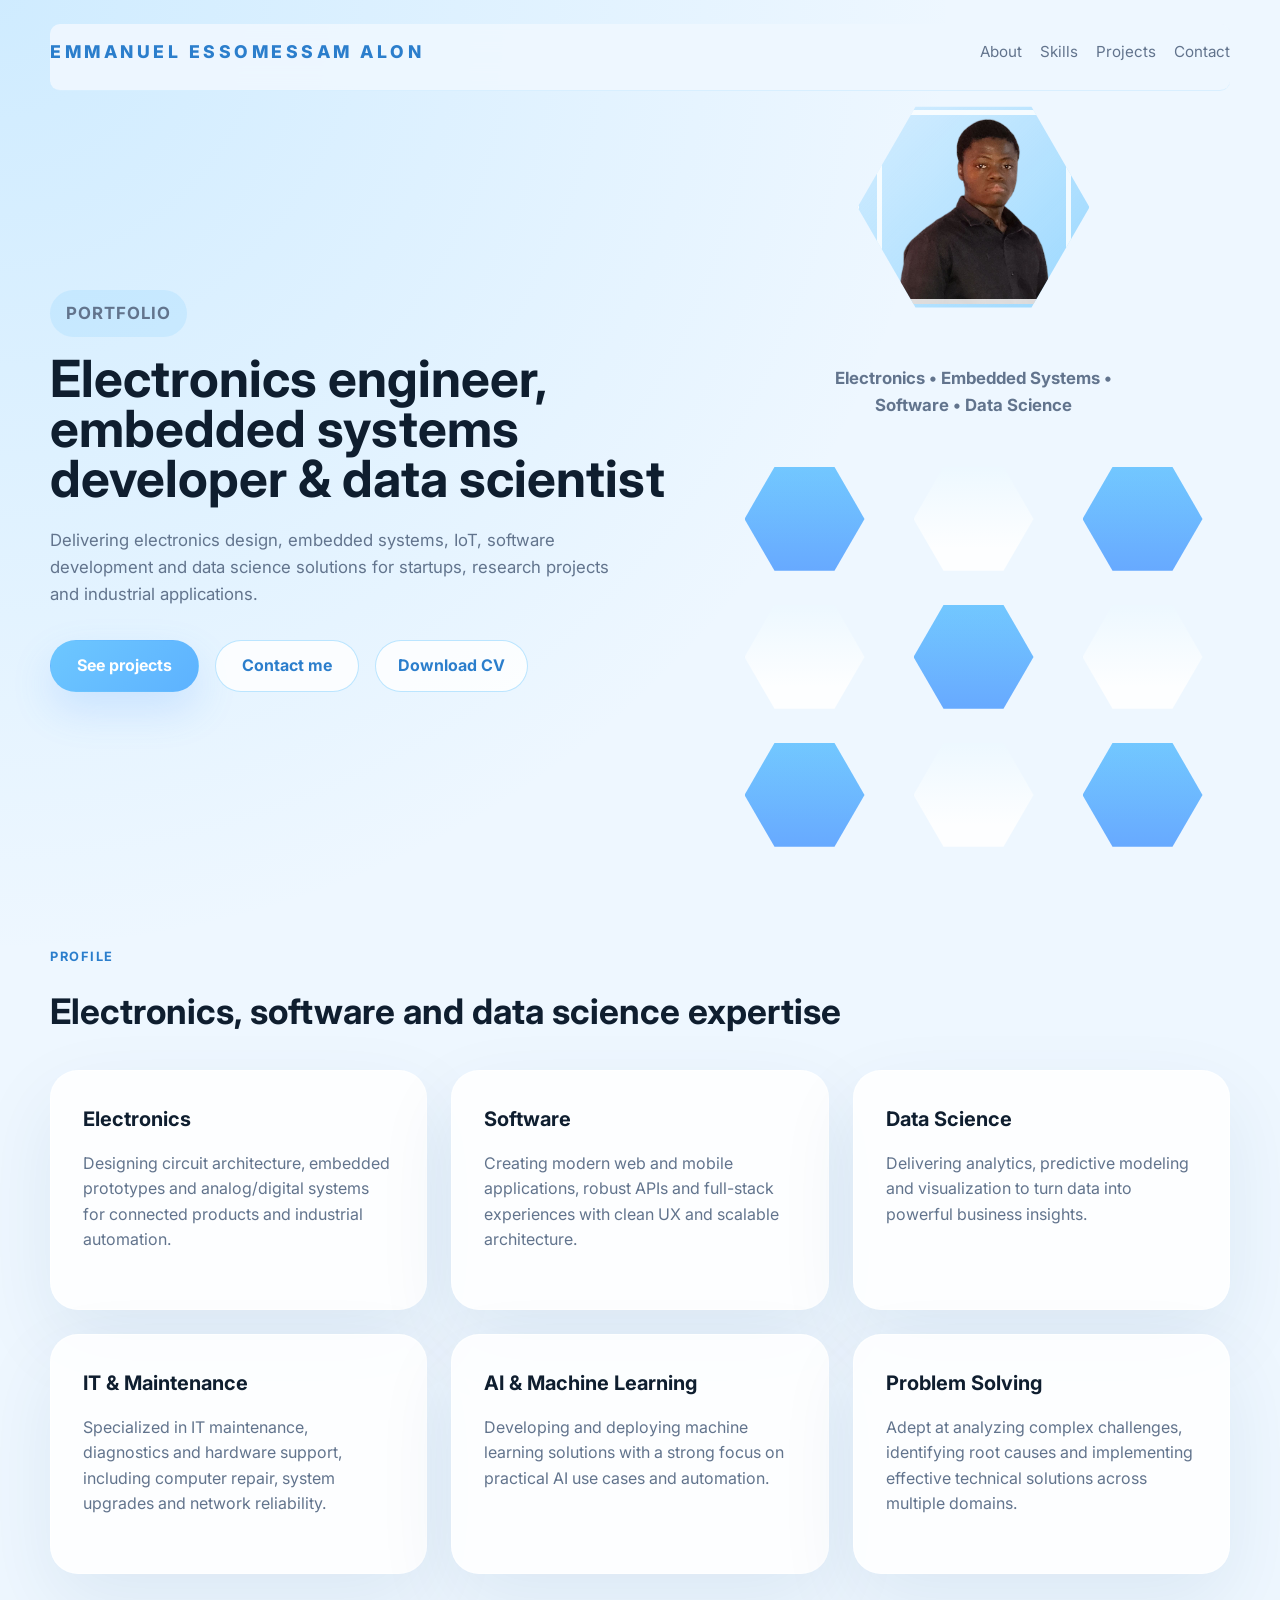
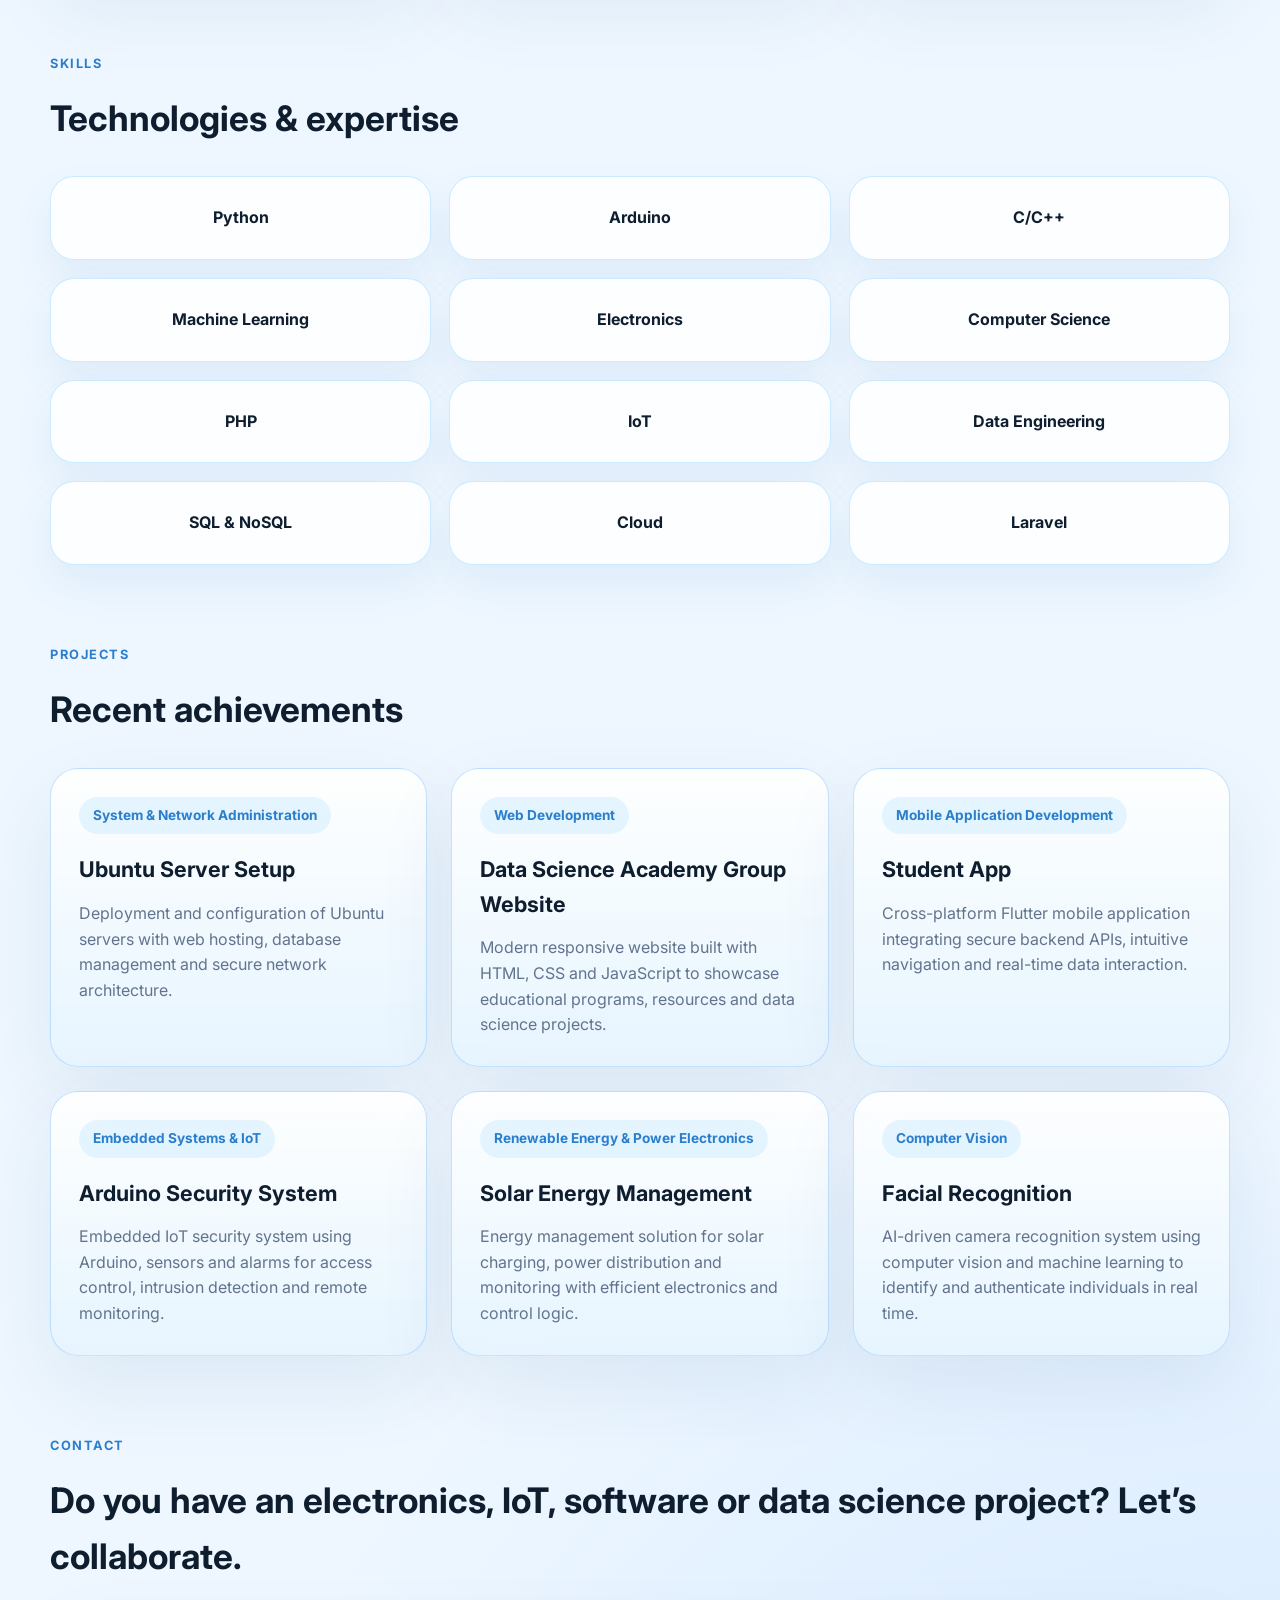
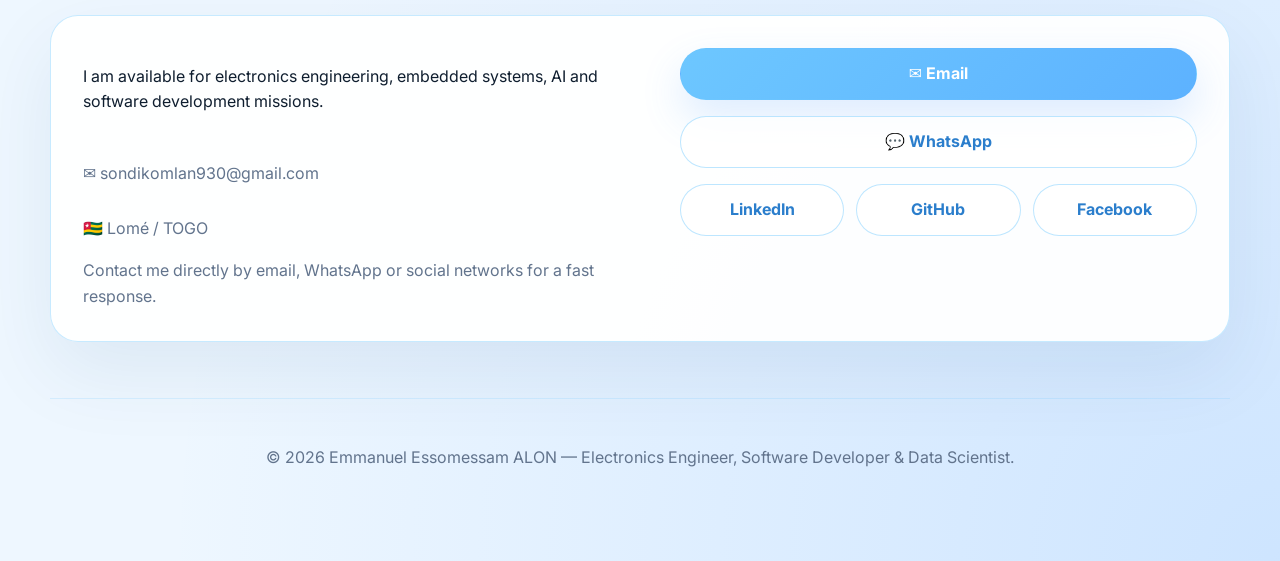
<file: index.html>
<!DOCTYPE html>
<html lang="en">
<head>
  <meta charset="UTF-8" />
  <meta name="viewport" content="width=device-width, initial-scale=1.0" />
  <title>Emmanuel Essomessam ALON | Electronics Engineer, Embedded Systems & Data Science</title>
  <meta name="description" content="Portfolio of Emmanuel Essomessam ALON — electronics engineer, embedded systems developer, software engineer and data scientist delivering AI, IoT and software solutions." />
  <meta name="keywords" content="electronics engineer, embedded systems, IoT, AI engineer, software developer, data scientist, machine learning, portfolio" />
  <meta name="author" content="Emmanuel Essomessam ALON" />
  <meta name="robots" content="index, follow" />
  <link rel="canonical" href="https://alon_portfolio.dsagapp.duckdns.org/" />
  <link rel="icon" type="image/png" sizes="32x32" href="assets/favicon.png" />
  <link rel="apple-touch-icon" sizes="180x180" href="assets/favicon.png" />
  <meta property="og:title" content="Emmanuel Essomessam ALON Portfolio" />
  <meta property="og:description" content="Electronics engineer, software developer and data scientist." />
  <meta property="og:type" content="website" />
  <meta property="og:url" content="https://alon_portfolio.dsagapp.duckdns.org" />
  <meta property="og:image" content="https://alon_portfolio.dsagapp.duckdns.org/assets/profile.png" />
  <script type="application/ld+json">
  {
    "@context": "https://schema.org",
    "@type": "Person",
    "name": "Emmanuel Essomessam ALON",
    "url": "https://alon_portfolio.dsagapp.duckdns.org",
    "image": "https://alon_portfolio.dsagapp.duckdns.org/assets/profile.png",
    "jobTitle": "Electronics Engineer",
    "worksFor": {
      "@type": "Organization",
      "name": "Freelance"
    },
    "sameAs": [
      "https://github.com/ALON940",
      "https://www.linkedin.com/in/komlan-sondi-41ba12397/"
    ]
  }
  </script>
  <link rel="preconnect" href="https://fonts.googleapis.com" />
  <link rel="preconnect" href="https://fonts.gstatic.com" crossorigin />
  <link href="https://fonts.googleapis.com/css2?family=Inter:wght@400;500;600;700;800&display=swap" rel="stylesheet" />
  <link rel="stylesheet" href="styles.css" />
</head>
<body>
  <div class="page-shell">
    <header class="topbar">
      <div class="brand">Emmanuel Essomessam ALON</div>
      <nav class="nav-links">
        <a href="#about">About</a>
        <a href="#skills">Skills</a>
        <a href="#projects">Projects</a>
        <a href="#contact">Contact</a>
      </nav>
    </header>

    <section class="hero" id="home">
      <div class="hero-copy">
        <p class="eyebrow">Portfolio</p>
        <h1>Electronics engineer, embedded systems developer & data scientist</h1>
        <p>Delivering electronics design, embedded systems, IoT, software development and data science solutions for startups, research projects and industrial applications.</p>
        <div class="hero-actions">
          <a class="button primary" href="#projects">See projects</a>
          <a class="button secondary" href="#contact">Contact me</a>
          <a id="downloadCvBtn" class="button secondary download-btn" href="assets/cv.pdf" download>Download CV</a>
        </div>
      </div>
      <div class="hero-visual">
        <div class="profile-card">
          <div class="profile-hex">
            <div id="profileImage" class="hex-image" style="background-image: url('assets/profile.png');"></div>
          </div>
          <div class="profile-copy">
            <p class="profile-role">Electronics • Embedded Systems • Software • Data Science</p>
          </div>
        </div>
        <div class="hive-grid">
          <div class="hexagon accent"></div>
          <div class="hexagon"></div>
          <div class="hexagon accent"></div>
          <div class="hexagon"></div>
          <div class="hexagon accent"></div>
          <div class="hexagon"></div>
          <div class="hexagon accent"></div>
          <div class="hexagon"></div>
          <div class="hexagon accent"></div>
        </div>
      </div>
    </section>

    <section class="section cards" id="about">
      <div class="section-head">
        <span class="section-tag">Profile</span>
        <h2>Electronics, software and data science expertise</h2>
      </div>
      <div class="card-grid">
        <article class="info-card">
          <h3>Electronics</h3>
          <p>Designing circuit architecture, embedded prototypes and analog/digital systems for connected products and industrial automation.</p>
        </article>
        <article class="info-card">
          <h3>Software</h3>
          <p>Creating modern web and mobile applications, robust APIs and full-stack experiences with clean UX and scalable architecture.</p>
        </article>
        <article class="info-card">
          <h3>Data Science</h3>
          <p>Delivering analytics, predictive modeling and visualization to turn data into powerful business insights.</p>
        </article>
        <article class="info-card">
          <h3>IT & Maintenance</h3>
          <p>Specialized in IT maintenance, diagnostics and hardware support, including computer repair, system upgrades and network reliability.</p>
        </article>
        <article class="info-card">
          <h3>AI & Machine Learning</h3>
          <p>Developing and deploying machine learning solutions with a strong focus on practical AI use cases and automation.</p>
        </article>
        <article class="info-card">
          <h3>Problem Solving</h3>
          <p>Adept at analyzing complex challenges, identifying root causes and implementing effective technical solutions across multiple domains.</p>
        </article>
      </div>
    </section>

    <section class="section" id="skills">
      <div class="section-head">
        <span class="section-tag">Skills</span>
        <h2>Technologies & expertise</h2>
      </div>
      <div class="skill-hive">
        <div class="skill-hex">Python</div>
        <div class="skill-hex">Arduino</div>
        <div class="skill-hex">C/C++</div>
        <div class="skill-hex">Machine Learning</div>
        <div class="skill-hex">Electronics</div>
        <div class="skill-hex">Computer Science</div>
        <div class="skill-hex">PHP</div>
        <div class="skill-hex">IoT</div>
        <div class="skill-hex">Data Engineering</div>
        <div class="skill-hex">SQL & NoSQL</div>
        <div class="skill-hex">Cloud</div>
        <div class="skill-hex">Laravel</div>
      </div>
    </section>

    <section class="section projects" id="projects">
      <div class="section-head">
        <span class="section-tag">Projects</span>
        <h2>Recent achievements</h2>
      </div>
      <div class="project-grid">
  <article class="project-card">
    <span class="project-label">System & Network Administration</span>
    <h3>Ubuntu Server Setup</h3>
    <p>Deployment and configuration of Ubuntu servers with web hosting, database management and secure network architecture.</p>
  </article>

  <article class="project-card">
    <span class="project-label">Web Development</span>
    <h3>Data Science Academy Group Website</h3>
    <p>Modern responsive website built with HTML, CSS and JavaScript to showcase educational programs, resources and data science projects.</p>
  </article>

  <article class="project-card">
    <span class="project-label">Mobile Application Development</span>
    <h3>Student App</h3>
    <p>Cross-platform Flutter mobile application integrating secure backend APIs, intuitive navigation and real-time data interaction.</p>
  </article>

  <article class="project-card">
    <span class="project-label">Embedded Systems & IoT</span>
    <h3>Arduino Security System</h3>
    <p>Embedded IoT security system using Arduino, sensors and alarms for access control, intrusion detection and remote monitoring.</p>
  </article>

  <article class="project-card">
    <span class="project-label">Renewable Energy & Power Electronics</span>
    <h3>Solar Energy Management</h3>
    <p>Energy management solution for solar charging, power distribution and monitoring with efficient electronics and control logic.</p>
  </article>

  <article class="project-card">
    <span class="project-label">Computer Vision</span>
    <h3>Facial Recognition</h3>
    <p>AI-driven camera recognition system using computer vision and machine learning to identify and authenticate individuals in real time.</p>
  </article>
</div>

    </section>

    <section class="section contact" id="contact">
      <div class="section-head">
        <span class="section-tag">Contact</span>
        <h2>Do you have an electronics, IoT, software or data science project? Let’s collaborate.</h2>
      </div>
      <div class="contact-panel">
        <div class="contact-info">
          <p>I am available for electronics engineering, embedded systems, AI and software development missions.</p>
          <p class="contact-detail">✉️ <a href="mailto:sondikomlan930@gmail.com">sondikomlan930@gmail.com</a></p>
          <p class="contact-detail">🇹🇬 Lomé / TOGO</p>
          <p class="contact-tip">Contact me directly by email, WhatsApp or social networks for a fast response.</p>
        </div>
        <div class="contact-actions">
          <a class="button primary" href="mailto:sondikomlan930@gmail.com">✉️ Email</a>
          <a class="button secondary" href="https://wa.me/22870389566?text=Bonjour%20Emmanuel%2C%20je%20voudrais%20discuter%20d'un%20projet" target="_blank" rel="noreferrer noopener">💬 WhatsApp</a>
          <div class="social-links">
            <a class="button secondary" href="https://www.linkedin.com/in/komlan-sondi-41ba12397/" target="_blank" rel="noreferrer noopener">LinkedIn</a>
            <a class="button secondary" href="https://github.com/ALON940" target="_blank" rel="noreferrer noopener">GitHub</a>
            <a class="button secondary" href="https://web.facebook.com/profile.php?id=61587472871070" target="_blank" rel="noreferrer noopener">Facebook</a>
          </div>
        </div>
      </div>
    </section>

    <footer class="site-footer">
      <p>© 2026 Emmanuel Essomessam ALON — Electronics Engineer, Software Developer & Data Scientist.</p>
    </footer>
  </div>
  <script src="script.js"></script>
</body>
</html>
</file>
<file: styles.css>
:root {
  color-scheme: light;
  --bg: #eef7ff;
  --surface: rgba(255, 255, 255, 0.86);
  --surface-strong: rgba(255, 255, 255, 0.96);
  --text: #0f1e2f;
  --muted: #62748d;
  --accent: #6dc7ff;
  --accent-dark: #2b7ecc;
  --shadow: 0 30px 80px rgba(18, 63, 116, 0.08);
  --radius: 28px;
}

* {
  box-sizing: border-box;
}

html, body {
  margin: 0;
  min-height: 100%;
  font-family: 'Inter', system-ui, sans-serif;
  background: radial-gradient(circle at top left, rgba(109, 199, 255, 0.24), transparent 24%),
              radial-gradient(circle at bottom right, rgba(59, 146, 255, 0.18), transparent 28%),
              var(--bg);
  color: var(--text);
}

body {
  line-height: 1.6;
}

img {
  max-width: 100%;
  display: block;
}

a {
  color: inherit;
  text-decoration: none;
}

.page-shell {
  width: min(1180px, calc(100% - 32px));
  margin: 0 auto;
  padding: 24px 0 64px;
}

.topbar {
  position: sticky;
  top: 0;
  z-index: 20;
  display: flex;
  justify-content: space-between;
  align-items: center;
  gap: 20px;
  padding: 14px 0 24px;
  background: rgba(238, 247, 255, 0.94);
  backdrop-filter: blur(14px);
  border-bottom: 1px solid rgba(109, 199, 255, 0.16);
  border-radius: 10px;
}

.brand {
  font-weight: 800;
  font-size: 1.1rem;
  letter-spacing: 0.2em;
  text-transform: uppercase;
  color: var(--accent-dark);
}

.nav-links {
  display: flex;
  flex-wrap: wrap;
  gap: 18px;
  font-size: 0.95rem;
}

.nav-links a {
  color: var(--muted);
}

.hero {
  display: grid;
  grid-template-columns: 1.1fr 0.9fr;
  gap: 40px;
  align-items: center;
  margin-bottom: 60px;
}

.hero-copy {
  max-width: 620px;
}

.eyebrow {
  display: inline-block;
  margin: 0 0 16px;
  padding: 10px 16px;
  border-radius: 999px;
  background: rgba(109, 199, 255, 0.18);
  color: var(--accent-dark);
  font-weight: 700;
  letter-spacing: 0.06em;
  text-transform: uppercase;
  font-size: 0.8rem;
}

.hero h1 {
  margin: 0;
  font-size: clamp(2.8rem, 4vw, 5rem);
  line-height: 0.98;
}

.hero p {
  max-width: 560px;
  color: var(--muted);
  margin-top: 24px;
  font-size: 1.05rem;
}

.hero-actions {
  display: flex;
  flex-wrap: wrap;
  gap: 16px;
  margin-top: 32px;
}

.button {
  display: inline-flex;
  align-items: center;
  justify-content: center;
  min-height: 52px;
  padding: 0 26px;
  border-radius: 999px;
  border: 1px solid transparent;
  font-weight: 700;
  transition: transform 0.25s ease, box-shadow 0.25s ease, background 0.25s ease;
}

.button:hover {
  transform: translateY(-2px);
}

.primary {
  background: linear-gradient(135deg, var(--accent), #5db2ff);
  color: white;
  box-shadow: 0 18px 40px rgba(72, 150, 255, 0.18);
}

.secondary {
  color: var(--accent-dark);
  background: rgba(255, 255, 255, 0.82);
  border-color: rgba(109, 199, 255, 0.45);
}

.hero-visual {
  position: relative;
  min-height: 520px;
  display: grid;
  grid-template-columns: 1fr;
  gap: 28px;
  align-items: center;
}

.profile-card {
  display: grid;
  gap: 18px;
  justify-items: center;
  text-align: center;
}

.contact-panel {
  display: grid;
  grid-template-columns: 1.1fr 1fr;
  gap: 28px;
  align-items: flex-start;
  padding: 32px;
  border-radius: var(--radius);
  background: rgba(255, 255, 255, 0.94);
  box-shadow: var(--shadow);
  border: 1px solid rgba(109, 199, 255, 0.38);
}

.contact-info {
  display: grid;
  gap: 16px;
}

.contact-actions {
  display: grid;
  gap: 16px;
}

.contact-actions .button {
  width: 100%;
}

.social-links {
  display: grid;
  grid-template-columns: repeat(3, minmax(0, 1fr));
  gap: 12px;
}

.contact-tip {
  margin: 0;
  color: var(--muted);
}

.visit-summary {
  margin-top: 8px;
  color: var(--muted);
  font-size: 0.95rem;
}

.contact-form {
  display: grid;
  gap: 16px;
}

.contact-form label {
  display: grid;
  gap: 10px;
  font-weight: 600;
  color: var(--text);
}

.contact-form input,
.contact-form textarea {
  width: 100%;
  min-width: 0;
  border: 1px solid rgba(109, 199, 255, 0.35);
  background: rgba(255, 255, 255, 0.95);
  border-radius: 18px;
  padding: 16px 18px;
  color: var(--text);
  font: inherit;
  transition: border-color 0.2s ease, box-shadow 0.2s ease;
}

.contact-form input:focus,
.contact-form textarea:focus {
  outline: none;
  border-color: var(--accent-dark);
  box-shadow: 0 0 0 4px rgba(109, 199, 255, 0.16);
}

.form-status {
  margin: 0;
  color: var(--accent-dark);
  font-size: 0.95rem;
  min-height: 1.4em;
}

.site-footer {
  margin-top: 56px;
  padding: 30px 0 10px;
  border-top: 1px solid rgba(109, 199, 255, 0.2);
  color: var(--muted);
  display: grid;
  gap: 8px;
  text-align: center;
}

/*modifier la taille du profil*/
.profile-hex {
  width: 232px;
  aspect-ratio: 1 / 1;
  background: linear-gradient(135deg, rgba(109, 199, 255, 0.18), rgba(107, 199, 255, 0.65));
  box-shadow: var(--shadow);
  clip-path: polygon(25% 6.7%, 75% 6.7%, 100% 50%, 75% 93.3%, 25% 93.3%, 0% 50%);
  display: grid;
  place-items: center;
  padding: 18px;
  border: 1px solid rgba(255, 255, 255, 0.9);
  position: relative;
}

.hex-image {
  width: 100%;
  height: 100%;
  border-radius: 22px;
  background: radial-gradient(circle at top, rgba(109, 199, 255, 0.85), rgba(57, 116, 212, 0.35));
  background-size: cover;
  background-position: center;
  position: relative;
  border: 5px solid rgba(255, 255, 255, 0.84);
}

.hex-image.image-loaded {
  box-shadow: inset 0 0 0 1px rgba(255, 255, 255, 0.45);
}

.profile-copy {
  max-width: 280px;
}

.profile-role {
  margin: 0;
  font-size: 1rem;
  font-weight: 700;
  color: var(--accent-dark);
}

.profile-meta {
  margin: 10px 0 0;
  color: var(--muted);
  font-size: 0.96rem;
  line-height: 1.5;
}

.hive-grid {
  display: grid;
  grid-template-columns: repeat(3, 1fr);
  gap: 18px;
  justify-items: center;
  align-items: center;
  padding: 12px;
}

.button.secondary.download-btn {
  padding-left: 22px;
  padding-right: 22px;
}

.hexagon {
  width: 120px;
  aspect-ratio: 1 / 1;
  background: rgba(255, 255, 255, 0.88);
  box-shadow: var(--shadow);
  clip-path: polygon(25% 6.7%, 75% 6.7%, 100% 50%, 75% 93.3%, 25% 93.3%, 0% 50%);
  position: relative;
  transition: transform 0.3s ease, background 0.3s ease;
}

.hexagon::before {
  content: '';
  position: absolute;
  inset: 0;
  background: linear-gradient(180deg, rgba(109, 199, 255, 0.12), transparent 75%);
  border-radius: 24px;
}

.hexagon.accent {
  background: linear-gradient(180deg, rgba(109, 199, 255, 0.95), rgba(80, 154, 255, 0.86));
}

.hexagon:hover {
  transform: translateY(-10px);
}

.section {
  margin-top: 80px;
}

.section-head {
  display: grid;
  gap: 16px;
  margin-bottom: 30px;
}

.section-tag {
  color: var(--accent-dark);
  font-weight: 700;
  text-transform: uppercase;
  letter-spacing: 0.12em;
  font-size: 0.8rem;
}

.section h2 {
  margin: 0;
  font-size: clamp(2rem, 2.75vw, 3rem);
}

.cards .card-grid {
  display: grid;
  grid-template-columns: repeat(3, minmax(240px, 1fr));
  gap: 24px;
}

.info-card {
  padding: 32px;
  border-radius: var(--radius);
  background: var(--surface);
  box-shadow: var(--shadow);
  border: 1px solid rgba(255, 255, 255, 0.66);
  min-height: 240px;
}

.info-card h3 {
  margin: 0 0 16px;
  font-size: 1.25rem;
}

.info-card p {
  margin: 0;
  color: var(--muted);
}

.skill-hive {
  display: grid;
  grid-template-columns: repeat(3, minmax(110px, 1fr));
  gap: 18px;
}

.skill-hex {
  padding: 28px 16px;
  border-radius: 24px;
  background: rgba(255, 255, 255, 0.88);
  border: 1px solid rgba(109, 199, 255, 0.35);
  text-align: center;
  font-weight: 700;
  box-shadow: 0 20px 40px rgba(39, 98, 180, 0.08);
}

.project-grid {
  display: grid;
  grid-template-columns: repeat(3, minmax(260px, 1fr));
  gap: 24px;
}

.project-card {
  padding: 28px;
  border-radius: var(--radius);
  background: linear-gradient(180deg, rgba(255, 255, 255, 0.92), rgba(230, 244, 255, 0.95));
  box-shadow: var(--shadow);
  border: 1px solid rgba(142, 200, 255, 0.5);
}

.project-label {
  display: inline-flex;
  padding: 8px 14px;
  border-radius: 999px;
  background: rgba(109, 199, 255, 0.16);
  color: var(--accent-dark);
  font-size: 0.85rem;
  font-weight: 700;
  margin-bottom: 18px;
}

.project-card h3 {
  margin: 0 0 14px;
  font-size: 1.35rem;
}

.project-card p {
  margin: 0;
  color: var(--muted);
}

.contact-detail {
  margin: 14px 0 0;
  color: var(--muted);
}

@media (max-width: 980px) {
  .hero {
    grid-template-columns: 1fr;
  }

  .hero-visual {
    min-height: 320px;
  }

  .cards .card-grid,
  .project-grid,
  .skill-hive {
    grid-template-columns: 1fr 1fr;
  }

  .contact-panel {
    grid-template-columns: 1fr;
    text-align: center;
  }

  .contact-cta {
    justify-content: center;
  }
}

@media (max-width: 640px) {
  .page-shell {
    width: min(100%, calc(100% - 24px));
    padding: 16px 0 48px;
  }

  .topbar {
    flex-direction: column;
    align-items: flex-start;
  }

  .nav-links {
    width: 100%;
    justify-content: space-between;
  }

  .info-card,
  .project-card,
  .skill-hex,
  .contact-panel {
    padding: 24px;
  }

  .cards .card-grid,
  .project-grid,
  .skill-hive {
    grid-template-columns: 1fr;
  }

  .hero h1 {
    font-size: 2.5rem;
  }
}
</file>
